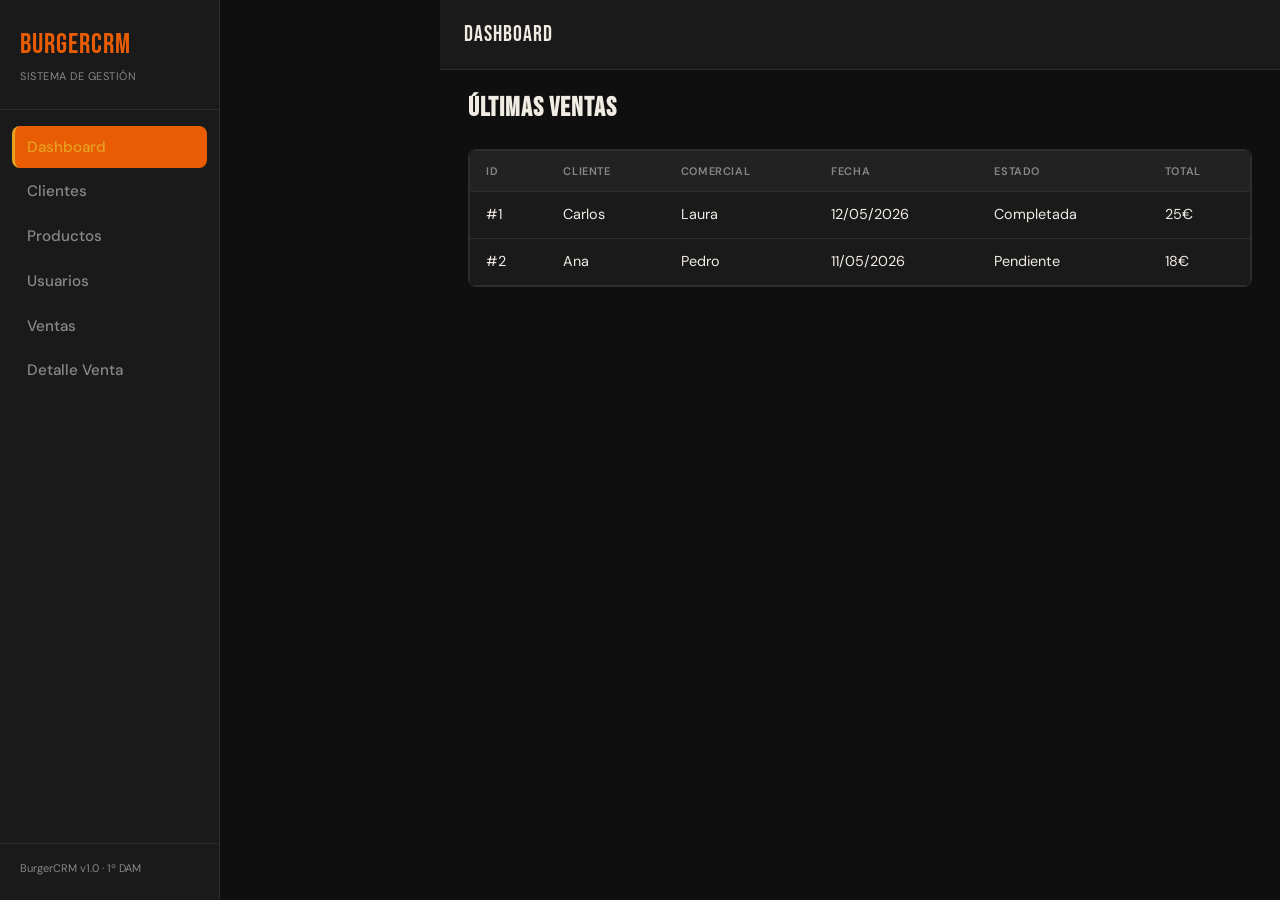
<file: index.html>
<!DOCTYPE html>
<html lang="es">

<head>
  <meta charset="UTF-8">
  <meta name="viewport" content="width=device-width, initial-scale=1.0">

  <title>BurgerCRM</title>

  <link rel="stylesheet" href="css/style.css">

  <!-- Google Fonts -->
  <link rel="preconnect" href="https://fonts.googleapis.com">

  <link href="https://fonts.googleapis.com/css2?family=Bebas+Neue&family=DM+Sans:wght@300;400;500;600&display=swap" rel="stylesheet">
</head>

<body>

  <div class="app">

    <!-- SIDEBAR -->
    <nav class="sidebar" id="sidebar">

      <div class="sidebar__logo">
        <div class="sidebar__logo-title">BurgerCRM</div>
        <div class="sidebar__logo-sub">Sistema de Gestión</div>
      </div>

      <div class="sidebar__nav">

        <a href="index.html" class="sidebar__nav-link">
          <div class="sidebar__nav-item sidebar__nav-item--active">
            <p>Dashboard</p>
          </div>
        </a>

        <a href="clientes.html" class="sidebar__nav-link">
          <div class="sidebar__nav-item">
            <p>Clientes</p>
          </div>
        </a>

        <a href="productos.html" class="sidebar__nav-link">
          <div class="sidebar__nav-item">
            <p>Productos</p>
          </div>
        </a>

        <a href="usuarios.html" class="sidebar__nav-link">
          <div class="sidebar__nav-item">
            <p>Usuarios</p>
          </div>
        </a>

        <a href="ventas.html" class="sidebar__nav-link">
          <div class="sidebar__nav-item">
            <p>Ventas</p>
          </div>
        </a>

        <a href="detalles.html" class="sidebar__nav-link">
          <div class="sidebar__nav-item">
            <p>Detalle Venta</p>
          </div>
        </a>

      </div>

      <div class="sidebar__footer">
        BurgerCRM v1.0 · 1º DAM
      </div>

    </nav>

    <!-- TOPBAR -->
    <header class="topbar">

      <div class="topbar__left">

        <button class="topbar__hamburger" onclick="toggleSidebar()">
          ☰
        </button>

        <span class="topbar__title">
          Dashboard
        </span>

      </div>

    </header>

    <!-- MAIN -->
    <main class="main">

      <!-- DASHBOARD -->
      <section class="page page--active">

        <h2 class="section-title">
          Últimas Ventas
        </h2>

        <div class="table-wrap">

          <table class="table">

            <thead>
              <tr>
                <th>ID</th>
                <th>Cliente</th>
                <th>Comercial</th>
                <th>Fecha</th>
                <th>Estado</th>
                <th>Total</th>
              </tr>
            </thead>

            <tbody>

              <tr>
                <td>#1</td>
                <td>Carlos</td>
                <td>Laura</td>
                <td>12/05/2026</td>
                <td>Completada</td>
                <td>25€</td>
              </tr>

              <tr>
                <td>#2</td>
                <td>Ana</td>
                <td>Pedro</td>
                <td>11/05/2026</td>
                <td>Pendiente</td>
                <td>18€</td>
              </tr>

            </tbody>

          </table>

        </div>

      </section>

    </main>

  </div>

  <script>
    const toggleSidebar = () => {
      document.getElementById("sidebar").classList.toggle("sidebar--open");
    };
  </script>

</body>

</html>
</file>
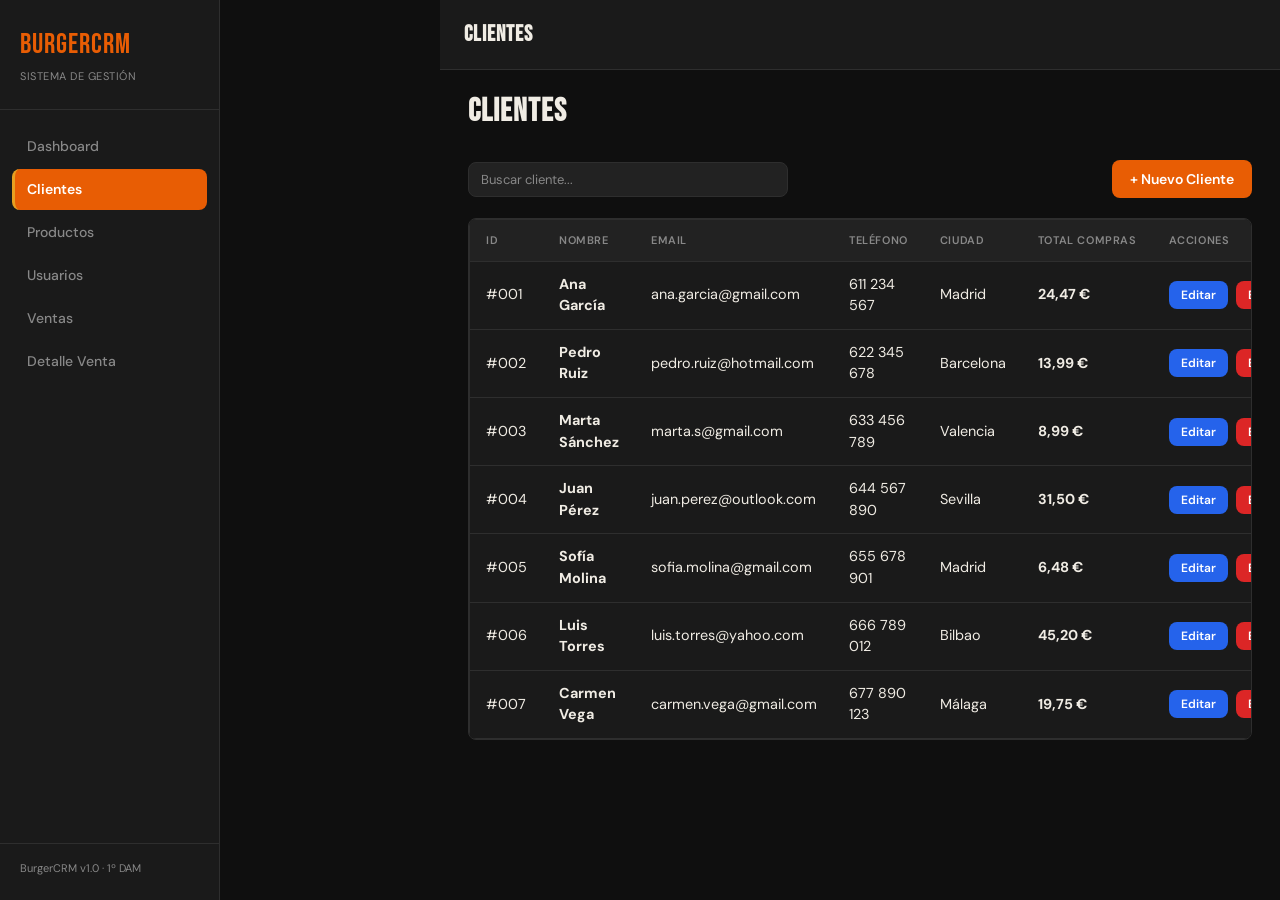
<file: clientes.html>
<!DOCTYPE html>
<html lang="es">

<head>
    <meta charset="UTF-8">
    <meta name="viewport" content="width=device-width, initial-scale=1.0">

    <title>Clientes | BurgerCRM</title>

    <link rel="stylesheet" href="css/style.css">

    <!-- Google Fonts -->
    <link rel="preconnect" href="https://fonts.googleapis.com">

    <link href="https://fonts.googleapis.com/css2?family=Bebas+Neue&family=DM+Sans:wght@300;400;500;600&display=swap"
        rel="stylesheet">
</head>

<body>

    <div class="app">

        <!-- SIDEBAR -->
        <nav class="sidebar" id="sidebar">

            <div class="sidebar__logo">
                <div class="sidebar__logo-title">
                    BurgerCRM
                </div>

                <div class="sidebar__logo-sub">
                    Sistema de Gestión
                </div>
            </div>

            <div class="sidebar__nav">

                <a href="dashboard.html" class="sidebar__nav-item">
                    Dashboard
                </a>

                <a href="clientes.html" class="sidebar__nav-item sidebar__nav-item--active">
                    Clientes
                </a>

                <a href="productos.html" class="sidebar__nav-item">
                    Productos
                </a>

                <a href="usuarios.html" class="sidebar__nav-item">
                    Usuarios
                </a>

                <a href="ventas.html" class="sidebar__nav-item">
                    Ventas
                </a>

                <a href="detalles.html" class="sidebar__nav-item">
                    Detalle Venta
                </a>

            </div>

            <div class="sidebar__footer">
                BurgerCRM v1.0 · 1º DAM
            </div>

        </nav>

        <!-- TOPBAR -->
        <header class="topbar">

            <div class="topbar__left">

                <button class="topbar__hamburger" onclick="toggleSidebar()">
                    ☰
                </button>

                <h1 class="topbar__title">
                    Clientes
                </h1>

            </div>

        </header>

        <!-- MAIN -->
        <main class="main">

            <section class="page page--active">

                <h1 class="page-title">
                    Clientes
                </h1>

                <!-- HEADER CRUD -->
                <div class="crud-header">

                    <div class="crud-header__search">
                        <input type="text" id="searchInput" class="input input--sm" placeholder="Buscar cliente...">
                    </div>

                    <button class="btn btn--primary" onclick="abrirModalNuevo()">
                        + Nuevo Cliente
                    </button>

                </div>

                <!-- TABLA -->
                <div class="table-wrap">

                    <table class="table">

                        <thead>
                            <tr>
                                <th>ID</th>
                                <th>Nombre</th>
                                <th>Email</th>
                                <th>Teléfono</th>
                                <th>Ciudad</th>
                                <th>Total Compras</th>
                                <th>Acciones</th>
                            </tr>
                        </thead>

                        <tbody id="tablaClientes">
                            <!-- Filas generadas por JS -->
                        </tbody>

                    </table>

                </div>

            </section>

        </main>

    </div>

    <!-- MODAL NUEVO / EDITAR CLIENTE -->
    <div class="modal-overlay" id="modalOverlay">

        <div class="modal">

            <div class="modal__header">
                <h2 class="modal__title" id="modalTitle">Nuevo Cliente</h2>
                <button class="modal__close" onclick="cerrarModal()">✕</button>
            </div>

            <div class="modal__body">

                <div class="form-group">
                    <label class="form-label">Nombre</label>
                    <input type="text" id="inputNombre" class="input" placeholder="Nombre completo">
                </div>

                <div class="form-group">
                    <label class="form-label">Email</label>
                    <input type="email" id="inputEmail" class="input" placeholder="correo@ejemplo.com">
                </div>

                <div class="form-group">
                    <label class="form-label">Teléfono</label>
                    <input type="tel" id="inputTelefono" class="input" placeholder="600 000 000">
                </div>

                <div class="form-group">
                    <label class="form-label">Ciudad</label>
                    <input type="text" id="inputCiudad" class="input" placeholder="Ciudad">
                </div>

                <div class="form-group">
                    <label class="form-label">Total Compras (€)</label>
                    <input type="number" id="inputTotal" class="input" placeholder="0.00" min="0" step="0.01">
                </div>

            </div>

            <div class="modal__footer">
                <button class="btn btn--secondary" onclick="cerrarModal()">Cancelar</button>
                <button class="btn btn--primary" onclick="guardarCliente()">Guardar</button>
            </div>

        </div>

    </div>

    <script src="js/cliente.js"></script>

</body>

</html>
</file>
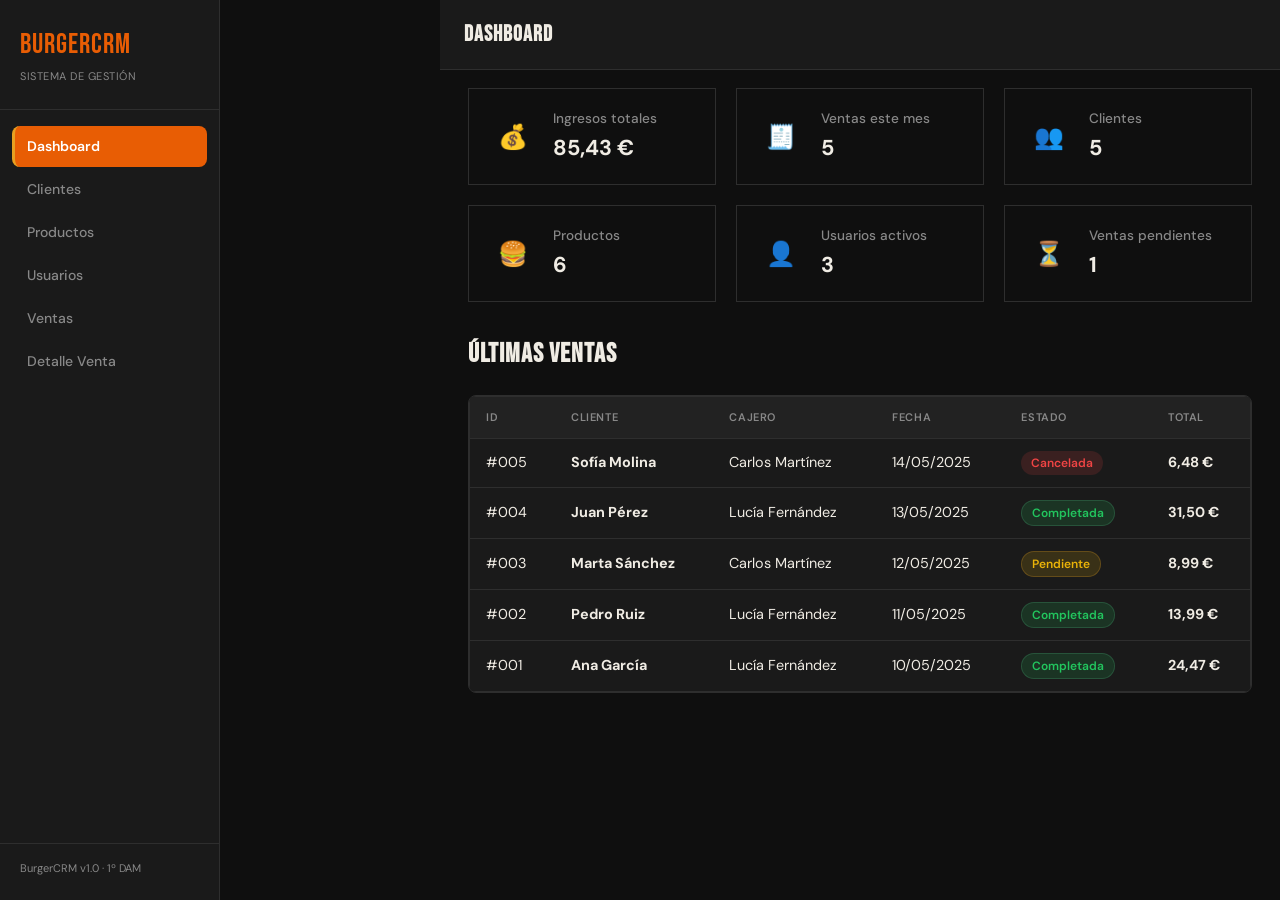
<file: dashboard.html>
<!DOCTYPE html>
<html lang="es">

<head>
  <meta charset="UTF-8">
  <meta name="viewport" content="width=device-width, initial-scale=1.0">

  <title>BurgerCRM</title>

  <link rel="stylesheet" href="css/style.css">

  <!-- Google Fonts -->
  <link rel="preconnect" href="https://fonts.googleapis.com">

  <link href="https://fonts.googleapis.com/css2?family=Bebas+Neue&family=DM+Sans:wght@300;400;500;600&display=swap" rel="stylesheet">
</head>

<body>

  <div class="app">

    <!-- SIDEBAR -->
    <nav class="sidebar" id="sidebar">

      <div class="sidebar__logo">
        <div class="sidebar__logo-title">BurgerCRM</div>
        <div class="sidebar__logo-sub">Sistema de Gestión</div>
      </div>

      <div class="sidebar__nav">

        <a href="dashboard.html" class="sidebar__nav-item sidebar__nav-item--active">
          Dashboard
        </a>

        <a href="clientes.html" class="sidebar__nav-item">
          Clientes
        </a>

        <a href="productos.html" class="sidebar__nav-item">
          Productos
        </a>

        <a href="usuarios.html" class="sidebar__nav-item">
          Usuarios
        </a>

        <a href="ventas.html" class="sidebar__nav-item">
          Ventas
        </a>

        <a href="detalles.html" class="sidebar__nav-item">
          Detalle Venta
        </a>

      </div>

      <div class="sidebar__footer">
        BurgerCRM v1.0 · 1º DAM
      </div>

    </nav>

    <!-- TOPBAR -->
    <header class="topbar">

      <div class="topbar__left">

        <button class="topbar__hamburger" onclick="toggleSidebar()">
          ☰
        </button>

        <h1 class="topbar__title">
          Dashboard
        </h1>

      </div>

    </header>

<!-- MAIN -->
  <main class="main">

    <div class="kpi-grid" id="kpiGrid"></div>

    <h2 class="section-title">Últimas Ventas</h2>

    <div class="table-wrap">
      <table class="table">
        <thead>
          <tr>
            <th>ID</th>
            <th>Cliente</th>
            <th>Cajero</th>
            <th>Fecha</th>
            <th>Estado</th>
            <th>Total</th>
          </tr>
        </thead>
        <tbody id="tbodyVentas"></tbody>
      </table>
    </div>

  </main>

</div>

<script src="js/dashboard.js"></script>
</body>
</html>
</file>
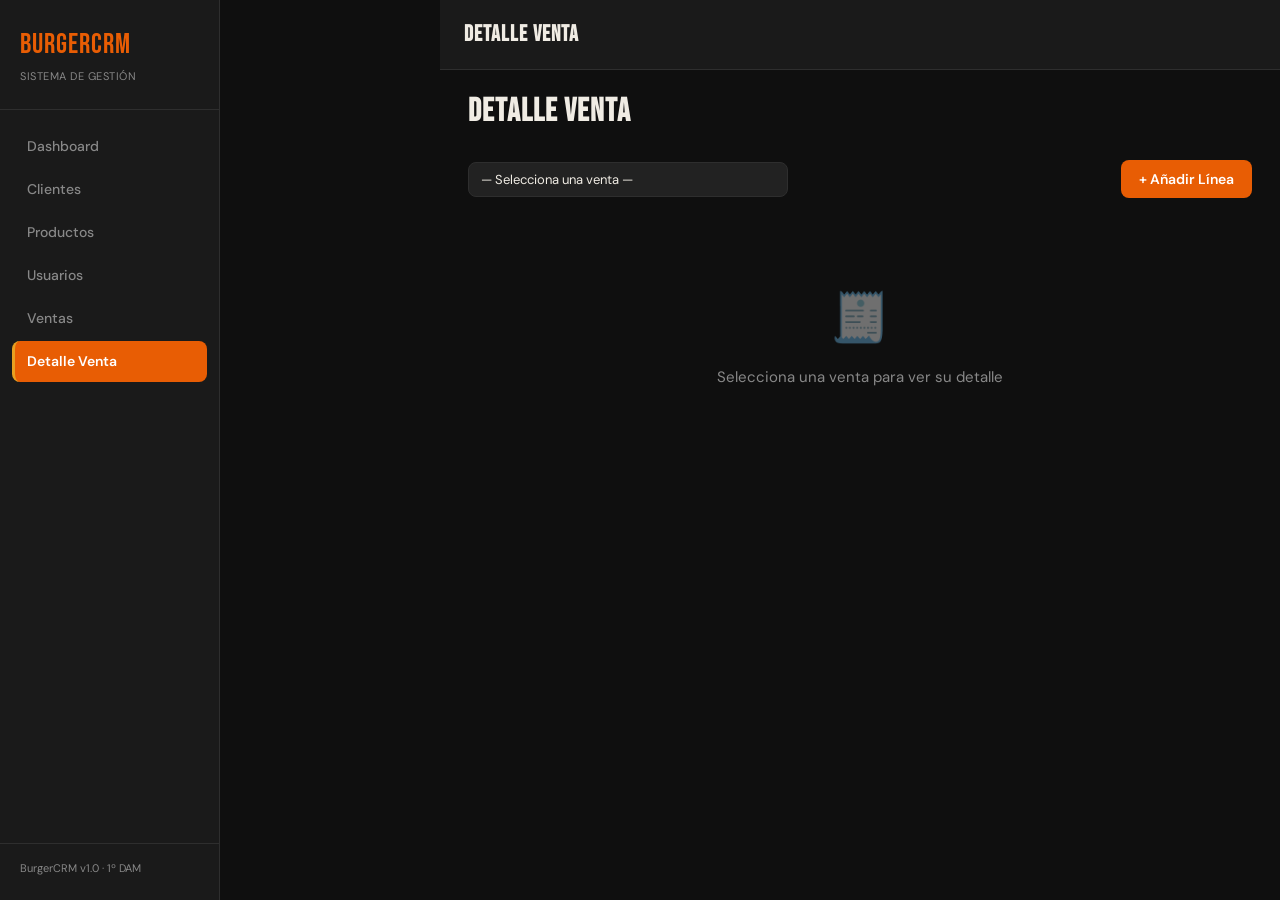
<file: detalles.html>
<!DOCTYPE html>
<html lang="es">

<head>
    <meta charset="UTF-8">
    <meta name="viewport" content="width=device-width, initial-scale=1.0">

    <title>Detalle Venta | BurgerCRM</title>

    <link rel="stylesheet" href="css/style.css">

    <!-- Google Fonts -->
    <link rel="preconnect" href="https://fonts.googleapis.com">

    <link href="https://fonts.googleapis.com/css2?family=Bebas+Neue&family=DM+Sans:wght@300;400;500;600&display=swap"
        rel="stylesheet">
</head>

<body>

    <div class="app">

        <!-- SIDEBAR -->
        <nav class="sidebar" id="sidebar">

            <div class="sidebar__logo">
                <div class="sidebar__logo-title">
                    BurgerCRM
                </div>

                <div class="sidebar__logo-sub">
                    Sistema de Gestión
                </div>
            </div>

            <div class="sidebar__nav">

                <a href="dashboard.html" class="sidebar__nav-item">
                    Dashboard
                </a>

                <a href="clientes.html" class="sidebar__nav-item">
                    Clientes
                </a>

                <a href="productos.html" class="sidebar__nav-item">
                    Productos
                </a>

                <a href="usuarios.html" class="sidebar__nav-item">
                    Usuarios
                </a>

                <a href="ventas.html" class="sidebar__nav-item">
                    Ventas
                </a>

                <a href="detalles.html" class="sidebar__nav-item sidebar__nav-item--active">
                    Detalle Venta
                </a>

            </div>

            <div class="sidebar__footer">
                BurgerCRM v1.0 · 1º DAM
            </div>

        </nav>

        <!-- TOPBAR -->
        <header class="topbar">

            <div class="topbar__left">

                <button class="topbar__hamburger" onclick="toggleSidebar()">
                    ☰
                </button>

                <h1 class="topbar__title">
                    Detalle Venta
                </h1>

            </div>

        </header>

        <!-- MAIN -->
        <main class="main">

            <section class="page page--active">

                <h1 class="page-title">
                    Detalle Venta
                </h1>

                <!-- SELECTOR DE VENTA -->
                <div class="crud-header">

                    <div class="crud-header__search">
                        <select id="selectVenta" class="input input--sm" onchange="cargarVenta()">
                            <option value="">— Selecciona una venta —</option>
                        </select>
                    </div>

                    <button class="btn btn--primary" onclick="abrirModalLinea()">
                        + Añadir Línea
                    </button>

                </div>

                <!-- INFO DE VENTA -->
                <div class="detalle-info" id="detalleInfo" style="display:none;">

                    <div class="info-card">
                        <span class="info-card__label">Cliente</span>
                        <span class="info-card__value" id="infoCliente">—</span>
                    </div>

                    <div class="info-card">
                        <span class="info-card__label">Cajero</span>
                        <span class="info-card__value" id="infoCajero">—</span>
                    </div>

                    <div class="info-card">
                        <span class="info-card__label">Fecha</span>
                        <span class="info-card__value" id="infoFecha">—</span>
                    </div>

                    <div class="info-card">
                        <span class="info-card__label">Estado</span>
                        <span class="info-card__value" id="infoEstado">—</span>
                    </div>

                </div>

                <!-- TABLA DE LÍNEAS -->
                <div class="table-wrap" id="tablaWrap" style="display:none;">

                    <table class="table">

                        <thead>
                            <tr>
                                <th>Línea</th>
                                <th>Producto</th>
                                <th>Categoría</th>
                                <th>Cantidad</th>
                                <th>Precio Unit.</th>
                                <th>Subtotal</th>
                                <th>Acciones</th>
                            </tr>
                        </thead>

                        <tbody id="tablaLineas">
                            <!-- Filas generadas por JS -->
                        </tbody>

                        <tfoot>
                            <tr class="table-total">
                                <td colspan="5" style="text-align:right; font-weight:600; padding: 12px 16px;">
                                    TOTAL
                                </td>
                                <td id="totalVenta" style="font-weight:700; font-size:16px; padding: 12px 16px;">
                                    0,00 €
                                </td>
                                <td></td>
                            </tr>
                        </tfoot>

                    </table>

                </div>

                <!-- MENSAJE VACÍO -->
                <div class="empty-state" id="emptyState">
                    <div class="empty-state__icon">🧾</div>
                    <p class="empty-state__text">Selecciona una venta para ver su detalle</p>
                </div>

            </section>

        </main>

    </div>

    <!-- MODAL AÑADIR / EDITAR LÍNEA -->
    <div class="modal-overlay" id="modalOverlay">

        <div class="modal">

            <div class="modal__header">
                <h2 class="modal__title" id="modalTitle">Añadir Línea</h2>
                <button class="modal__close" onclick="cerrarModal()">✕</button>
            </div>

            <div class="modal__body">

                <div class="form-group">
                    <label class="form-label">Producto</label>
                    <select id="inputProducto" class="input" onchange="autocompletarPrecio()">
                        <option value="">— Selecciona —</option>
                    </select>
                </div>

                <div class="form-group">
                    <label class="form-label">Cantidad</label>
                    <input type="number" id="inputCantidad" class="input" placeholder="1" min="1" step="1" oninput="calcularSubtotal()">
                </div>

                <div class="form-group">
                    <label class="form-label">Precio Unitario (€)</label>
                    <input type="number" id="inputPrecio" class="input" placeholder="0.00" min="0" step="0.01" oninput="calcularSubtotal()">
                </div>

                <div class="form-group">
                    <label class="form-label">Subtotal</label>
                    <input type="text" id="inputSubtotal" class="input" placeholder="0,00 €" readonly>
                </div>

            </div>

            <div class="modal__footer">
                <button class="btn btn--secondary" onclick="cerrarModal()">Cancelar</button>
                <button class="btn btn--primary" onclick="guardarLinea()">Guardar</button>
            </div>

        </div>

    </div>

    <script src="js/detalles.js"></script>

</body>

</html>
</file>
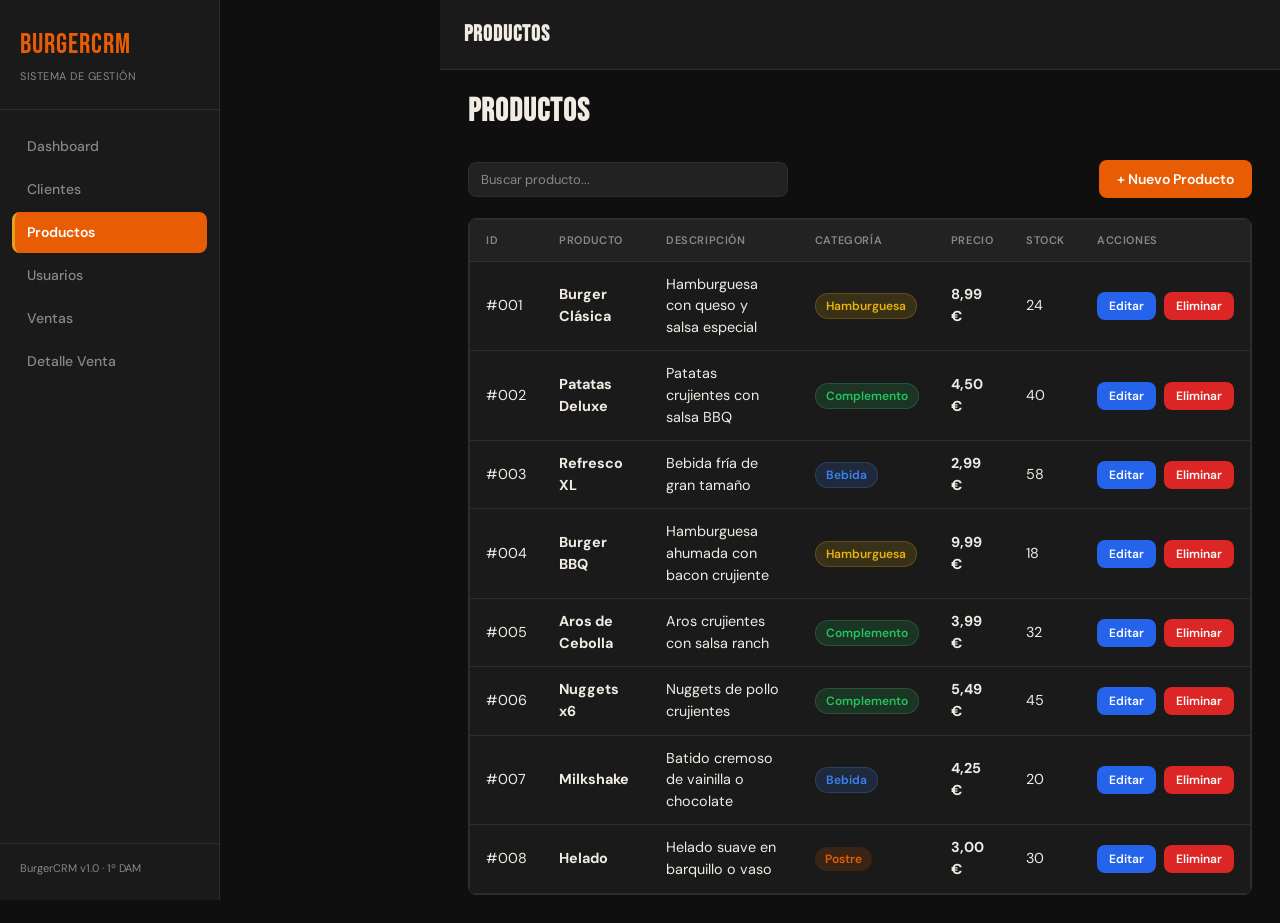
<file: productos.html>
<!DOCTYPE html>
<html lang="es">

<head>
    <meta charset="UTF-8">
    <meta name="viewport" content="width=device-width, initial-scale=1.0">

    <title>Productos | BurgerCRM</title>

    <link rel="stylesheet" href="css/style.css">

    <!-- Google Fonts -->
    <link rel="preconnect" href="https://fonts.googleapis.com">

    <link href="https://fonts.googleapis.com/css2?family=Bebas+Neue&family=DM+Sans:wght@300;400;500;600&display=swap"
        rel="stylesheet">
</head>

<body>

    <div class="app">

        <!-- SIDEBAR -->
        <nav class="sidebar" id="sidebar">

            <div class="sidebar__logo">
                <div class="sidebar__logo-title">
                    BurgerCRM
                </div>

                <div class="sidebar__logo-sub">
                    Sistema de Gestión
                </div>
            </div>

            <div class="sidebar__nav">

                <a href="dashboard.html" class="sidebar__nav-item">
                    Dashboard
                </a>

                <a href="clientes.html" class="sidebar__nav-item">
                    Clientes
                </a>

                <a href="productos.html" class="sidebar__nav-item sidebar__nav-item--active">
                    Productos
                </a>

                <a href="usuarios.html" class="sidebar__nav-item">
                    Usuarios
                </a>

                <a href="ventas.html" class="sidebar__nav-item">
                    Ventas
                </a>

                <a href="detalles.html" class="sidebar__nav-item">
                    Detalle Venta
                </a>

            </div>

            <div class="sidebar__footer">
                BurgerCRM v1.0 · 1º DAM
            </div>

        </nav>

        <!-- TOPBAR -->
        <header class="topbar">

            <div class="topbar__left">

                <button class="topbar__hamburger" onclick="toggleSidebar()">
                    ☰
                </button>

                <h1 class="topbar__title">
                    Productos
                </h1>

            </div>

        </header>

        <!-- MAIN -->
        <main class="main">

            <section class="page page--active">

                <h1 class="page-title">
                    Productos
                </h1>

                <!-- HEADER CRUD -->
                <div class="crud-header">

                    <div class="crud-header__search">
                        <input type="text" id="searchInput" class="input input--sm" placeholder="Buscar producto...">
                    </div>

                    <button class="btn btn--primary" onclick="abrirModalNuevo()">
                        + Nuevo Producto
                    </button>

                </div>

                <!-- TABLA -->
                <div class="table-wrap">

                    <table class="table">

                        <thead>
                            <tr>
                                <th>ID</th>
                                <th>Producto</th>
                                <th>Descripción</th>
                                <th>Categoría</th>
                                <th>Precio</th>
                                <th>Stock</th>
                                <th>Acciones</th>
                            </tr>
                        </thead>

                        <tbody id="tablaProductos">
                            <!-- Filas generadas por JS -->
                        </tbody>

                    </table>

                </div>

            </section>

        </main>

    </div>

    <!-- MODAL NUEVO / EDITAR PRODUCTO -->
    <div class="modal-overlay" id="modalOverlay">

        <div class="modal">

            <div class="modal__header">
                <h2 class="modal__title" id="modalTitle">Nuevo Producto</h2>
                <button class="modal__close" onclick="cerrarModal()">✕</button>
            </div>

            <div class="modal__body">

                <div class="form-group">
                    <label class="form-label">Nombre</label>
                    <input type="text" id="inputNombre" class="input" placeholder="Nombre del producto">
                </div>

                <div class="form-group">
                    <label class="form-label">Descripción</label>
                    <input type="text" id="inputDescripcion" class="input" placeholder="Descripción breve">
                </div>

                <div class="form-group">
                    <label class="form-label">Categoría</label>
                    <select id="inputCategoria" class="input">
                        <option value="Hamburguesa">Hamburguesa</option>
                        <option value="Complemento">Complemento</option>
                        <option value="Bebida">Bebida</option>
                        <option value="Postre">Postre</option>
                    </select>
                </div>

                <div class="form-group">
                    <label class="form-label">Precio (€)</label>
                    <input type="number" id="inputPrecio" class="input" placeholder="0.00" min="0" step="0.01">
                </div>

                <div class="form-group">
                    <label class="form-label">Stock</label>
                    <input type="number" id="inputStock" class="input" placeholder="0" min="0" step="1">
                </div>

            </div>

            <div class="modal__footer">
                <button class="btn btn--secondary" onclick="cerrarModal()">Cancelar</button>
                <button class="btn btn--primary" onclick="guardarProducto()">Guardar</button>
            </div>

        </div>

    </div>

    <script src="js/productos.js"></script>

</body>

</html>
</file>
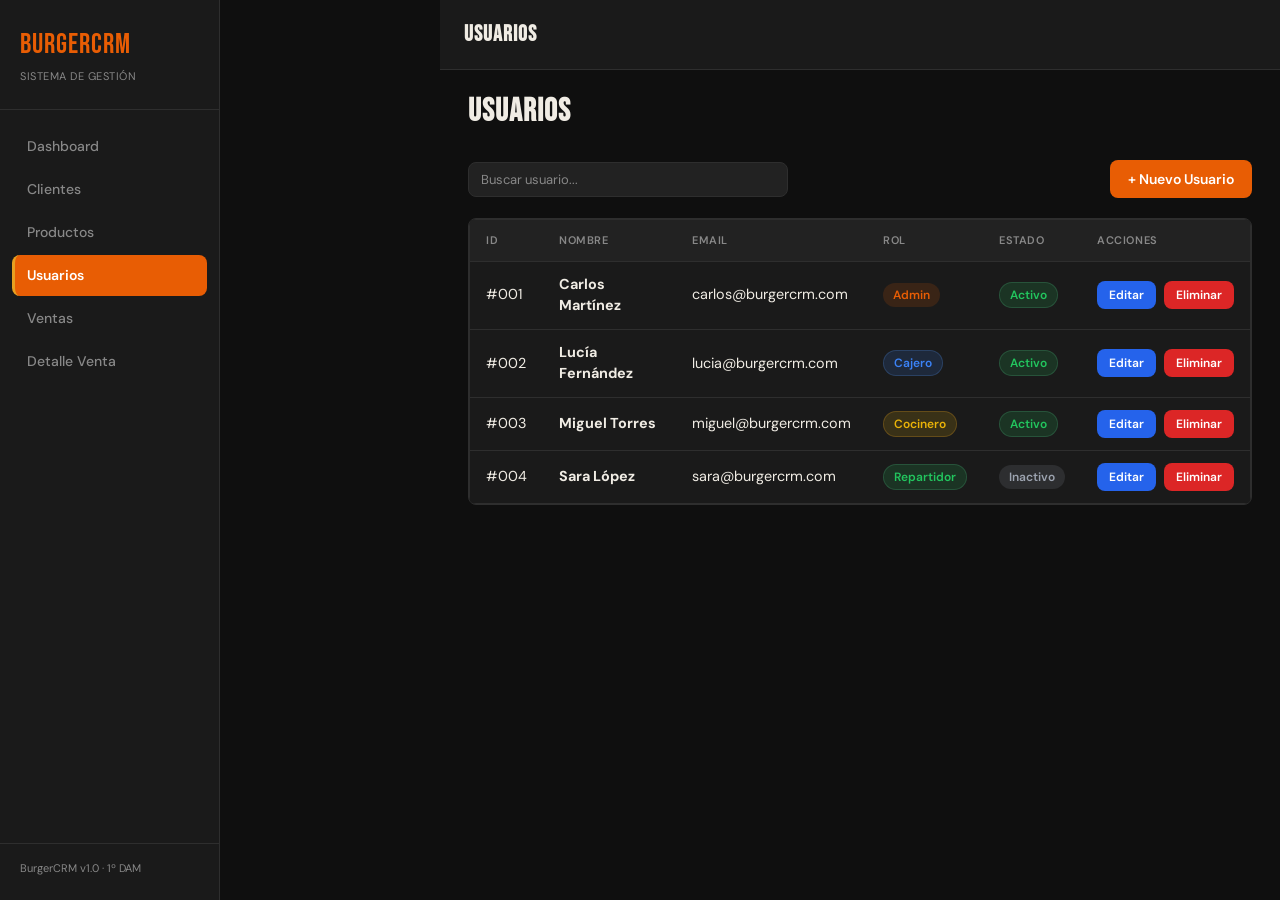
<file: usuarios.html>
<!DOCTYPE html>
<html lang="es">

<head>
    <meta charset="UTF-8">
    <meta name="viewport" content="width=device-width, initial-scale=1.0">

    <title>Usuarios | BurgerCRM</title>

    <link rel="stylesheet" href="css/style.css">

    <!-- Google Fonts -->
    <link rel="preconnect" href="https://fonts.googleapis.com">

    <link href="https://fonts.googleapis.com/css2?family=Bebas+Neue&family=DM+Sans:wght@300;400;500;600&display=swap"
        rel="stylesheet">
</head>

<body>

    <div class="app">

        <!-- SIDEBAR -->
        <nav class="sidebar" id="sidebar">

            <div class="sidebar__logo">
                <div class="sidebar__logo-title">
                    BurgerCRM
                </div>

                <div class="sidebar__logo-sub">
                    Sistema de Gestión
                </div>
            </div>

            <div class="sidebar__nav">

                <a href="dashboard.html" class="sidebar__nav-item">
                    Dashboard
                </a>

                <a href="clientes.html" class="sidebar__nav-item">
                    Clientes
                </a>

                <a href="productos.html" class="sidebar__nav-item">
                    Productos
                </a>

                <a href="usuarios.html" class="sidebar__nav-item sidebar__nav-item--active">
                    Usuarios
                </a>

                <a href="ventas.html" class="sidebar__nav-item">
                    Ventas
                </a>

                <a href="detalles.html" class="sidebar__nav-item">
                    Detalle Venta
                </a>

            </div>

            <div class="sidebar__footer">
                BurgerCRM v1.0 · 1º DAM
            </div>

        </nav>

        <!-- TOPBAR -->
        <header class="topbar">

            <div class="topbar__left">

                <button class="topbar__hamburger" onclick="toggleSidebar()">
                    ☰
                </button>

                <h1 class="topbar__title">
                    Usuarios
                </h1>

            </div>

        </header>

        <!-- MAIN -->
        <main class="main">

            <section class="page page--active">

                <h1 class="page-title">
                    Usuarios
                </h1>

                <!-- HEADER CRUD -->
                <div class="crud-header">

                    <div class="crud-header__search">

                        <input type="text" id="searchInput" class="input input--sm" placeholder="Buscar usuario...">

                    </div>

                    <button class="btn btn--primary" onclick="abrirModalNuevo()">
                        + Nuevo Usuario
                    </button>

                </div>

                <!-- TABLA -->
                <div class="table-wrap">

                    <table class="table">

                        <thead>

                            <tr>
                                <th>ID</th>
                                <th>Nombre</th>
                                <th>Email</th>
                                <th>Rol</th>
                                <th>Estado</th>
                                <th>Acciones</th>
                            </tr>

                        </thead>

                        <tbody id="tablaUsuarios">

                            <!-- Filas generadas por JS -->

                        </tbody>

                    </table>

                </div>

            </section>

        </main>

    </div>

    <!-- MODAL NUEVO / EDITAR USUARIO -->
    <div class="modal-overlay" id="modalOverlay">

        <div class="modal">

            <div class="modal__header">
                <h2 class="modal__title" id="modalTitle">Nuevo Usuario</h2>
                <button class="modal__close" onclick="cerrarModal()">✕</button>
            </div>

            <div class="modal__body">

                <div class="form-group">
                    <label class="form-label">Nombre</label>
                    <input type="text" id="inputNombre" class="input" placeholder="Nombre completo">
                </div>

                <div class="form-group">
                    <label class="form-label">Email</label>
                    <input type="email" id="inputEmail" class="input" placeholder="correo@ejemplo.com">
                </div>

                <div class="form-group">
                    <label class="form-label">Rol</label>
                    <select id="inputRol" class="input">
                        <option value="Admin">Admin</option>
                        <option value="Cajero">Cajero</option>
                        <option value="Cocinero">Cocinero</option>
                        <option value="Repartidor">Repartidor</option>
                    </select>
                </div>

                <div class="form-group">
                    <label class="form-label">Estado</label>
                    <select id="inputEstado" class="input">
                        <option value="Activo">Activo</option>
                        <option value="Inactivo">Inactivo</option>
                    </select>
                </div>

            </div>

            <div class="modal__footer">
                <button class="btn btn--secondary" onclick="cerrarModal()">Cancelar</button>
                <button class="btn btn--primary" onclick="guardarUsuario()">Guardar</button>
            </div>

        </div>

    </div>

    <script src="js/usuarios.js"></script>

</body>

</html>
</file>
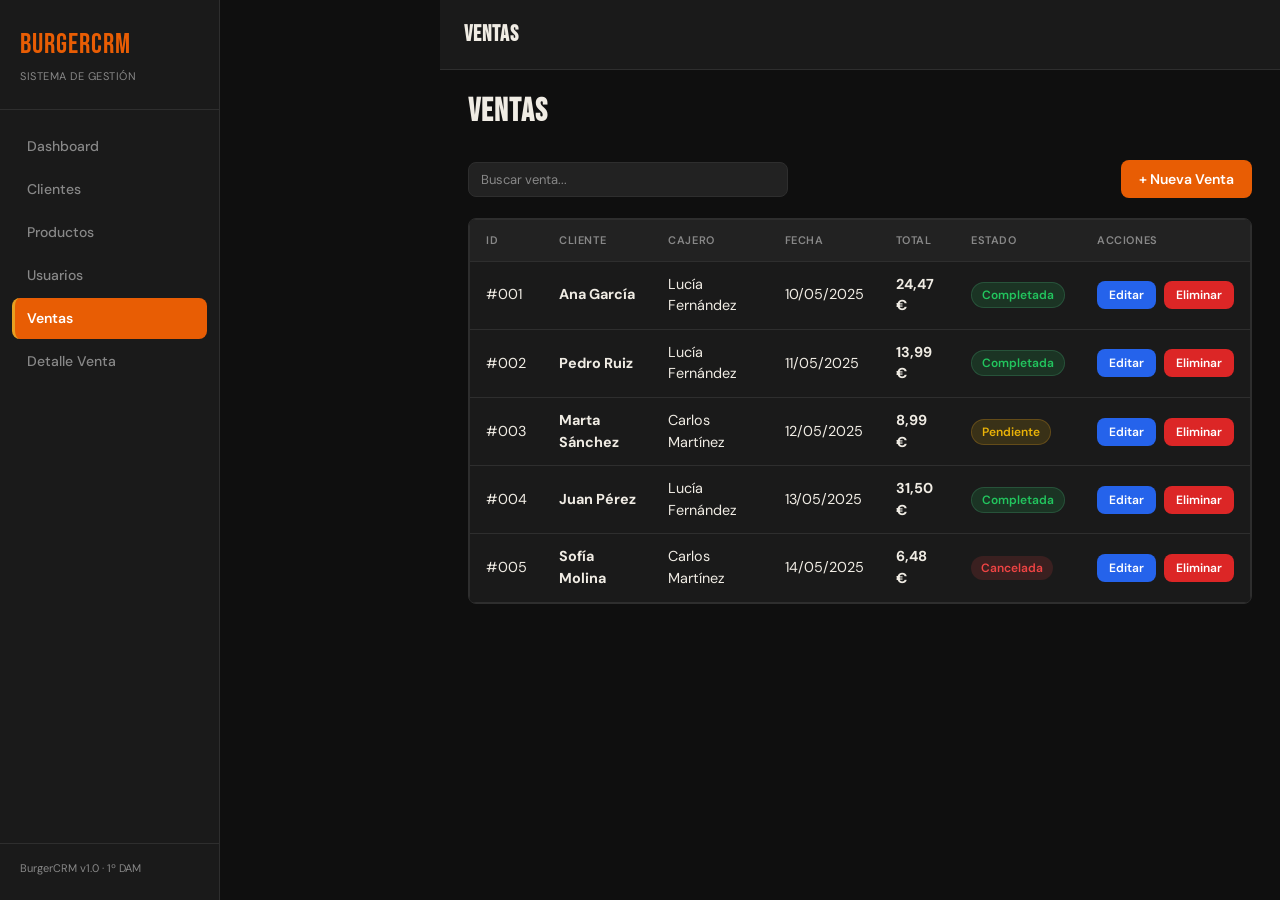
<file: ventas.html>
<!DOCTYPE html>
<html lang="es">

<head>
    <meta charset="UTF-8">
    <meta name="viewport" content="width=device-width, initial-scale=1.0">

    <title>Ventas | BurgerCRM</title>

    <link rel="stylesheet" href="css/style.css">

    <!-- Google Fonts -->
    <link rel="preconnect" href="https://fonts.googleapis.com">

    <link href="https://fonts.googleapis.com/css2?family=Bebas+Neue&family=DM+Sans:wght@300;400;500;600&display=swap"
        rel="stylesheet">
</head>

<body>

    <div class="app">

        <!-- SIDEBAR -->
        <nav class="sidebar" id="sidebar">

            <div class="sidebar__logo">
                <div class="sidebar__logo-title">
                    BurgerCRM
                </div>

                <div class="sidebar__logo-sub">
                    Sistema de Gestión
                </div>
            </div>

            <div class="sidebar__nav">

                <a href="dashboard.html" class="sidebar__nav-item">
                    Dashboard
                </a>

                <a href="clientes.html" class="sidebar__nav-item">
                    Clientes
                </a>

                <a href="productos.html" class="sidebar__nav-item">
                    Productos
                </a>

                <a href="usuarios.html" class="sidebar__nav-item">
                    Usuarios
                </a>

                <a href="ventas.html" class="sidebar__nav-item sidebar__nav-item--active">
                    Ventas
                </a>

                <a href="detalles.html" class="sidebar__nav-item">
                    Detalle Venta
                </a>

            </div>

            <div class="sidebar__footer">
                BurgerCRM v1.0 · 1º DAM
            </div>

        </nav>

        <!-- TOPBAR -->
        <header class="topbar">

            <div class="topbar__left">

                <button class="topbar__hamburger" onclick="toggleSidebar()">
                    ☰
                </button>

                <h1 class="topbar__title">
                    Ventas
                </h1>

            </div>

        </header>

        <!-- MAIN -->
        <main class="main">

            <section class="page page--active">

                <h1 class="page-title">
                    Ventas
                </h1>

                <!-- HEADER CRUD -->
                <div class="crud-header">

                    <div class="crud-header__search">
                        <input type="text" id="searchInput" class="input input--sm" placeholder="Buscar venta...">
                    </div>

                    <button class="btn btn--primary" onclick="abrirModalNuevo()">
                        + Nueva Venta
                    </button>

                </div>

                <!-- TABLA -->
                <div class="table-wrap">

                    <table class="table">

                        <thead>
                            <tr>
                                <th>ID</th>
                                <th>Cliente</th>
                                <th>Cajero</th>
                                <th>Fecha</th>
                                <th>Total</th>
                                <th>Estado</th>
                                <th>Acciones</th>
                            </tr>
                        </thead>

                        <tbody id="tablaVentas">
                            <!-- Filas generadas por JS -->
                        </tbody>

                    </table>

                </div>

            </section>

        </main>

    </div>

    <!-- MODAL NUEVA / EDITAR VENTA -->
    <div class="modal-overlay" id="modalOverlay">

        <div class="modal">

            <div class="modal__header">
                <h2 class="modal__title" id="modalTitle">Nueva Venta</h2>
                <button class="modal__close" onclick="cerrarModal()">✕</button>
            </div>

            <div class="modal__body">

                <div class="form-group">
                    <label class="form-label">Cliente</label>
                    <input type="text" id="inputCliente" class="input" placeholder="Nombre del cliente">
                </div>

                <div class="form-group">
                    <label class="form-label">Cajero</label>
                    <input type="text" id="inputCajero" class="input" placeholder="Nombre del cajero">
                </div>

                <div class="form-group">
                    <label class="form-label">Fecha</label>
                    <input type="date" id="inputFecha" class="input">
                </div>

                <div class="form-group">
                    <label class="form-label">Total (€)</label>
                    <input type="number" id="inputTotal" class="input" placeholder="0.00" min="0" step="0.01">
                </div>

                <div class="form-group">
                    <label class="form-label">Estado</label>
                    <select id="inputEstado" class="input">
                        <option value="Completada">Completada</option>
                        <option value="Pendiente">Pendiente</option>
                        <option value="Cancelada">Cancelada</option>
                    </select>
                </div>

            </div>

            <div class="modal__footer">
                <button class="btn btn--secondary" onclick="cerrarModal()">Cancelar</button>
                <button class="btn btn--primary" onclick="guardarVenta()">Guardar</button>
            </div>

        </div>

    </div>

    <script src="js/ventas.js"></script>

</body>

</html>
</file>
<file: css/style.css>
/* =========================
   VARIABLES
========================= */
:root {
  --color-bg: #0f0e0c;
  --color-surface: #1a1814;
  --color-surface-2: #242118;
  --color-border: #2e2b24;

  --color-accent: #e8a020;

  --color-text: #f0ebe0;
  --color-text-muted: #7a7260;

  --font-display: 'Bebas Neue', sans-serif;
  --font-body: 'DM Sans', sans-serif;

  --radius: 8px;
  --transition: 0.2s ease;
}

/* =========================
   RESET
========================= */
* {
  margin: 0;
  padding: 0;
  box-sizing: border-box;
}

body {
  background: var(--color-bg);
  color: var(--color-text);

  font-family: var(--font-body);

  overflow-x: hidden;
}
/* =========================================
   SIDEBAR
========================================= */

.sidebar {
  width: 240px;
  height: 100vh;
  background: var(--color-surface);
  border-right: 1px solid var(--color-border);

  position: fixed;
  top: 0;
  left: 0;

  display: flex;
  flex-direction: column;
  justify-content: space-between;

  z-index: 100;
  transition: transform var(--transition);
}

.sidebar__logo {
  padding: 28px 24px 20px;
  border-bottom: 1px solid var(--color-border);
}

.sidebar__logo-title {
  font-family: var(--font-display);
  font-size: 2rem;
  color: var(--color-accent);
  letter-spacing: 2px;
}

.sidebar__logo-sub {
  font-size: 0.7rem;
  color: var(--color-text-muted);
  letter-spacing: 2px;
  text-transform: uppercase;
}

.sidebar__nav {
  display: flex;
  flex-direction: column;
  padding: 20px 0;
}

.sidebar__nav-item {
  padding: 14px 24px;

  color: var(--color-text-muted);
  text-decoration: none;

  font-size: 0.95rem;
  font-weight: 500;

  border-left: 3px solid transparent;

  transition:
    background var(--transition),
    color var(--transition),
    border-color var(--transition);
}

.sidebar__nav-item:hover {
  background: var(--color-surface-2);
  color: var(--color-accent);
  border-left-color: var(--color-accent);
}

.sidebar__nav-item--active {
  background: rgba(232,160,32,0.1);
  color: var(--color-accent);
  border-left-color: var(--color-accent);
}

.sidebar__footer {
  padding: 20px 24px;
  border-top: 1px solid var(--color-border);

  font-size: 0.75rem;
  color: var(--color-text-dim);
}

/* =========================================
   RESPONSIVE MENU
========================================= */

.topbar__hamburger {
  display: none;
}

@media (max-width: 900px) {

  .sidebar {
    transform: translateX(-100%);
  }

  .sidebar--open {
    transform: translateX(0);
  }

  .topbar__hamburger {
    display: block;

    background: none;
    border: none;

    color: var(--color-text);

    font-size: 1.5rem;
    cursor: pointer;
  }

}
/* =========================
   APP
========================= */
.app {
  display: flex;
  min-height: 100vh;
}

/* =========================
   SIDEBAR
========================= */
.sidebar {
  width: 240px;
  height: 100vh;

  background: var(--color-surface);

  border-right: 1px solid var(--color-border);

  position: fixed;
  top: 0;
  left: 0;

  display: flex;
  flex-direction: column;

  transition: transform var(--transition);

  z-index: 1000;
}

/* LOGO */
.sidebar__logo {
  padding: 30px 24px 20px;

  border-bottom: 1px solid var(--color-border);
}

.sidebar__logo-title {
  font-family: var(--font-display);

  font-size: 2rem;

  color: var(--color-accent);

  letter-spacing: 2px;
}

.sidebar__logo-sub {
  color: var(--color-text-muted);

  font-size: 0.7rem;

  text-transform: uppercase;

  letter-spacing: 2px;
}

/* NAV */
.sidebar__nav {
  flex: 1;

  padding-top: 20px;
}

.sidebar__nav-link {
  text-decoration: none;

  display: block;
}

.sidebar__nav-item {
  padding: 14px 24px;

  border-left: 3px solid transparent;

  transition: var(--transition);

  cursor: pointer;
}

.sidebar__nav-item p {
  color: var(--color-text-muted);

  font-size: 0.95rem;

  font-weight: 500;
}

/* HOVER */
.sidebar__nav-link:hover .sidebar__nav-item {
  background: var(--color-surface-2);
}

.sidebar__nav-link:hover p {
  color: var(--color-text);
}

/* ACTIVO */
.sidebar__nav-item--active {
  background: rgba(232,160,32,0.1);

  border-left-color: var(--color-accent);
}

.sidebar__nav-item--active p {
  color: var(--color-accent);
}

/* FOOTER */
.sidebar__footer {
  padding: 20px;

  border-top: 1px solid var(--color-border);

  color: var(--color-text-muted);

  font-size: 0.75rem;
}

/*index*/

/* =========================
   TOPBAR
========================= */
.topbar {
  position: fixed;

  top: 0;
  left: 240px;
  right: 0;

  height: 70px;

  background: var(--color-surface);

  border-bottom: 1px solid var(--color-border);

  display: flex;
  align-items: center;

  padding: 0 25px;

  z-index: 900;
}

.topbar__left {
  display: flex;
  align-items: center;
  gap: 15px;
}

.topbar__title {
  font-family: var(--font-display);

  font-size: 1.5rem;

  letter-spacing: 1px;
}

/* BOTON MENU */
.topbar__hamburger {
  display: none;

  background: none;
  border: none;

  color: white;

  font-size: 1.7rem;

  cursor: pointer;
}

/* ==========================================================================
   MAIN CONTENT & PAGES
   ========================================================================== */
.main {
  padding: 2rem;
  flex: 1;
  overflow-y: auto;
}

.page {
  display: none;
}

.page--active {
  display: block;
}

.section-title {
  font-size: 1.25rem;
  font-weight: 600;
  margin-bottom: 1.25rem;
  color: var(--color-text-main);
}

.card-section {
  background-color: var(--color-bg-card);
  border-radius: var(--radius-lg);
  padding: 1.5rem;
  box-shadow: var(--shadow-sm);
  border: 1px solid var(--color-border);
}

/* ==========================================================================
   KPI GRID SYSTEM (CAMBIADO A HORIZONTAL A LO LARGO DE LA PÁGINA)
   ========================================================================== */
.kpi-grid {
  display: grid;
  /* El auto-fit distribuye horizontalmente según el espacio disponible en pantalla */
  grid-template-columns: repeat(auto-fit, minmax(200px, 1fr));
  gap: 1.25rem;
  margin-bottom: 2rem;
  width: 100%;
}

.kpi-card {
  background-color: var(--color-bg-card);
  border-radius: var(--radius-lg);
  padding: 1.25rem;
  display: flex;
  align-items: center;
  gap: 1rem;
  box-shadow: var(--shadow-sm);
  border: 1px solid var(--color-border);
  transition: var(--transition);
}

.kpi-card:hover {
  transform: translateY(-3px);
  box-shadow: var(--shadow-md);
}

.kpi-card__icon {
  width: 48px;
  height: 48px;
  border-radius: var(--radius-md);
  background-color: var(--color-bg-main);
  display: flex;
  align-items: center;
  justify-content: center;
  font-size: 1.5rem;
}

.kpi-card__info {
  display: flex;
  flex-direction: column;
}

.kpi-card__label {
  font-size: 0.85rem;
  color: var(--color-text-muted);
  font-weight: 500;
}

.kpi-card__valor {
  font-size: 1.35rem;
  font-weight: 700;
  color: var(--color-text-main);
  margin-top: 0.15rem;
}

/* =========================
   TITULOS
========================= */
.section-title {
  font-family: var(--font-display);

  font-size: 1.7rem;

  margin-bottom: 20px;

  letter-spacing: 1px;
}

/* =========================
   TABLAS
========================= */
.table-wrap {
  overflow-x: auto;

  border: 1px solid var(--color-border);

  border-radius: var(--radius);
}

.table {
  width: 100%;

  border-collapse: collapse;

  min-width: 700px;
}

.table th {
  background: var(--color-surface-2);

  padding: 14px;

  text-align: left;

  color: var(--color-text-muted);

  text-transform: uppercase;

  font-size: 0.75rem;
}

.table td {
  padding: 14px;

  border-top: 1px solid var(--color-border);
}

/* =========================
   RESPONSIVE
========================= */

/* TABLET */
@media (max-width: 900px) {

  .sidebar {
    transform: translateX(-100%);
  }

  .sidebar--open {
    transform: translateX(0);
  }

  .topbar {
    left: 0;
  }

  .main {
    margin-left: 0;
  }

  .topbar__hamburger {
    display: block;
  }
}

/* MOVIL */
@media (max-width: 600px) {

  .main {
    padding: 20px 15px;
  }

  .topbar {
    padding: 0 15px;
  }

  .topbar__title {
    font-size: 1.2rem;
  }

  .sidebar {
    width: 220px;
  }

  .table {
    min-width: 600px;
  }
}

/*clientes*/

/* =========================================
   CLIENTES PAGE
========================================= */

.page-title {
  font-family: var(--font-display);
  font-size: 2rem;
  letter-spacing: 1px;
  margin-bottom: 20px;
  color: var(--color-accent);
}

.clientes-top {
  display: flex;
  justify-content: space-between;
  align-items: center;
  gap: 16px;
  margin-bottom: 24px;
  flex-wrap: wrap;
}

.search-box {
  flex: 1;
  min-width: 220px;
}

.search-box input {
  width: 100%;
}

.table-wrap {
  width: 100%;
  overflow-x: auto;
}

.table {
  width: 100%;
  border-collapse: collapse;
  background: var(--color-surface);
  border: 1px solid var(--color-border);
}

.table thead {
  background: var(--color-surface-2);
}

.table th {
  padding: 14px;
  text-align: left;
  font-size: 0.75rem;
  text-transform: uppercase;
  letter-spacing: 1px;
  color: var(--color-text-muted);
  border-bottom: 1px solid var(--color-border);
}

.table td {
  padding: 14px;
  border-bottom: 1px solid var(--color-border);
  font-size: 0.9rem;
}

.table tbody tr {
  transition: background var(--transition);
}

.table tbody tr:hover {
  background: rgba(255,255,255,0.03);
}

.table__actions {
  display: flex;
  gap: 8px;
}

.btn--edit {
  background: rgba(232,160,32,0.15);
  border: 1px solid rgba(232,160,32,0.25);
  color: var(--color-accent);
}

.btn--edit:hover {
  background: rgba(232,160,32,0.25);
}

.btn--delete {
  background: rgba(217,79,56,0.12);
  border: 1px solid rgba(217,79,56,0.25);
  color: var(--color-red);
}

.btn--delete:hover {
  background: rgba(217,79,56,0.22);
}

/* =========================================
   RESPONSIVE CLIENTES
========================================= */

@media (max-width: 768px) {

  .clientes-top {
    flex-direction: column;
    align-items: stretch;
  }

  .table {
    min-width: 700px;
  }

}

@media (max-width: 480px) {

  .page-title {
    font-size: 1.6rem;
  }

  .btn {
    width: 100%;
    justify-content: center;
  }

}

/* productos */

.badge--yellow {
  background: rgba(232,160,32,0.15);
  border: 1px solid rgba(232,160,32,0.25);
  color: var(--color-accent);
}

.badge--green {
  background: rgba(76,175,125,0.15);
  border: 1px solid rgba(76,175,125,0.25);
  color: var(--color-green);
}

.badge--blue {
  background: rgba(80,140,220,0.15);
  border: 1px solid rgba(80,140,220,0.25);
  color: #5a9fe0;
}

/* =========================================
   RESPONSIVE PRODUCTOS
========================================= */

@media (max-width: 768px) {

  .table {
    min-width: 850px;
  }

}

/* usuarios */

/* ===========================
   VARIABLES & RESET
=========================== */
:root {
    --color-bg: #0f0f0f;
    --color-surface: #1a1a1a;
    --color-surface-2: #222222;
    --color-border: #2e2e2e;
    --color-primary: #e85d04;
    --color-primary-hover: #f48c06;
    --color-text: #f0ece4;
    --color-text-muted: #888;
    --color-edit: #2563eb;
    --color-edit-hover: #3b82f6;
    --color-delete: #dc2626;
    --color-delete-hover: #ef4444;
    --sidebar-width: 220px;
    --topbar-height: 60px;
    --radius: 8px;
    --font-display: 'Bebas Neue', sans-serif;
    --font-body: 'DM Sans', sans-serif;
}

*, *::before, *::after {
    box-sizing: border-box;
    margin: 0;
    padding: 0;
}

body {
    font-family: var(--font-body);
    background-color: var(--color-bg);
    color: var(--color-text);
    font-size: 14px;
    line-height: 1.5;
}

a {
    text-decoration: none;
    color: inherit;
}

/* ===========================
   LAYOUT
=========================== */
.app {
    display: grid;
    grid-template-columns: var(--sidebar-width) 1fr;
    grid-template-rows: var(--topbar-height) 1fr;
    grid-template-areas:
        "sidebar topbar"
        "sidebar main";
    min-height: 100vh;
}

/* ===========================
   SIDEBAR
=========================== */
.sidebar {
    grid-area: sidebar;
    background-color: var(--color-surface);
    border-right: 1px solid var(--color-border);
    display: flex;
    flex-direction: column;
    padding: 24px 0;
    position: fixed;
    top: 0;
    left: 0;
    width: var(--sidebar-width);
    height: 100vh;
    z-index: 100;
    transition: transform 0.3s ease;
}

.sidebar__logo {
    padding: 0 20px 24px;
    border-bottom: 1px solid var(--color-border);
    margin-bottom: 16px;
}

.sidebar__logo-title {
    font-family: var(--font-display);
    font-size: 28px;
    letter-spacing: 1px;
    color: var(--color-primary);
}

.sidebar__logo-sub {
    font-size: 11px;
    color: var(--color-text-muted);
    margin-top: 2px;
    text-transform: uppercase;
    letter-spacing: 0.5px;
}

.sidebar__nav {
    flex: 1;
    display: flex;
    flex-direction: column;
    gap: 2px;
    padding: 0 12px;
}

.sidebar__nav-item {
    padding: 10px 12px;
    border-radius: var(--radius);
    color: var(--color-text-muted);
    font-weight: 500;
    font-size: 14px;
    transition: background 0.2s, color 0.2s;
}

.sidebar__nav-item:hover {
    background-color: var(--color-surface-2);
    color: var(--color-text);
}

.sidebar__nav-item--active {
    background-color: var(--color-primary);
    color: #fff;
    font-weight: 600;
}

.sidebar__nav-item--active:hover {
    background-color: var(--color-primary-hover);
    color: #fff;
}

.sidebar__footer {
    padding: 16px 20px 0;
    font-size: 11px;
    color: var(--color-text-muted);
    border-top: 1px solid var(--color-border);
}

/* ===========================
   TOPBAR
=========================== */
.topbar {
    grid-area: topbar;
    background-color: var(--color-surface);
    border-bottom: 1px solid var(--color-border);
    display: flex;
    align-items: center;
    padding: 0 24px;
    position: sticky;
    top: 0;
    z-index: 50;
    margin-left: var(--sidebar-width);
}

.topbar__left {
    display: flex;
    align-items: center;
    gap: 16px;
}

.topbar__title {
    font-family: var(--font-display);
    font-size: 22px;
    letter-spacing: 1px;
    color: var(--color-text);
}

.topbar__hamburger {
    display: none;
    background: none;
    border: none;
    color: var(--color-text);
    font-size: 22px;
    cursor: pointer;
    padding: 4px 8px;
    border-radius: var(--radius);
    transition: background 0.2s;
}

.topbar__hamburger:hover {
    background-color: var(--color-surface-2);
}

/* ===========================
   MAIN
=========================== */
.main {
    grid-area: main;
    padding: 28px 28px;
    margin-left: var(--sidebar-width);
    min-height: calc(100vh - var(--topbar-height));
}

/* ===========================
   PAGE
=========================== */
.page {
    display: none;
}

.page--active {
    display: block;
}

.page-title {
    font-family: var(--font-display);
    font-size: 32px;
    letter-spacing: 1px;
    margin-bottom: 24px;
    color: var(--color-text);
}

/* ===========================
   CRUD HEADER
=========================== */
.crud-header {
    display: flex;
    align-items: center;
    justify-content: space-between;
    gap: 16px;
    margin-bottom: 20px;
}

.crud-header__search {
    flex: 1;
    max-width: 320px;
}

/* ===========================
   INPUTS
=========================== */
.input {
    width: 100%;
    background-color: var(--color-surface-2);
    border: 1px solid var(--color-border);
    border-radius: var(--radius);
    color: var(--color-text);
    font-family: var(--font-body);
    font-size: 14px;
    padding: 10px 14px;
    outline: none;
    transition: border-color 0.2s;
    appearance: none;
}

.input:focus {
    border-color: var(--color-primary);
}

.input::placeholder {
    color: var(--color-text-muted);
}

.input--sm {
    padding: 8px 12px;
    font-size: 13px;
}

/* ===========================
   BUTTONS
=========================== */
.btn {
    display: inline-flex;
    align-items: center;
    gap: 6px;
    padding: 10px 18px;
    border-radius: var(--radius);
    font-family: var(--font-body);
    font-size: 14px;
    font-weight: 600;
    border: none;
    cursor: pointer;
    transition: background 0.2s, transform 0.1s;
    white-space: nowrap;
}

.btn:active {
    transform: scale(0.97);
}

.btn--primary {
    background-color: var(--color-primary);
    color: #fff;
}

.btn--primary:hover {
    background-color: var(--color-primary-hover);
}

.btn--secondary {
    background-color: var(--color-surface-2);
    color: var(--color-text);
    border: 1px solid var(--color-border);
}

.btn--secondary:hover {
    background-color: var(--color-border);
}

.btn--edit {
    background-color: var(--color-edit);
    color: #fff;
}

.btn--edit:hover {
    background-color: var(--color-edit-hover);
}

.btn--delete {
    background-color: var(--color-delete);
    color: #fff;
}

.btn--delete:hover {
    background-color: var(--color-delete-hover);
}

.btn--sm {
    padding: 6px 12px;
    font-size: 12px;
}

/* ===========================
   TABLE
=========================== */
.table-wrap {
    background-color: var(--color-surface);
    border: 1px solid var(--color-border);
    border-radius: var(--radius);
    overflow-x: auto;
}

.table {
    width: 100%;
    border-collapse: collapse;
    font-size: 14px;
}

.table thead {
    background-color: var(--color-surface-2);
    border-bottom: 1px solid var(--color-border);
}

.table th {
    padding: 12px 16px;
    text-align: left;
    font-weight: 600;
    color: var(--color-text-muted);
    text-transform: uppercase;
    font-size: 11px;
    letter-spacing: 0.6px;
    white-space: nowrap;
}

.table td {
    padding: 12px 16px;
    border-bottom: 1px solid var(--color-border);
    color: var(--color-text);
    vertical-align: middle;
}

.table tbody tr:last-child td {
    border-bottom: none;
}

.table tbody tr:hover td {
    background-color: rgba(255,255,255,0.02);
}

.table__actions {
    display: flex;
    gap: 8px;
}

/* ===========================
   BADGES
=========================== */
.badge {
    display: inline-block;
    padding: 3px 10px;
    border-radius: 999px;
    font-size: 12px;
    font-weight: 600;
    white-space: nowrap;
}

.badge--yellow {
    background-color: rgba(234, 179, 8, 0.15);
    color: #eab308;
}

.badge--green {
    background-color: rgba(34, 197, 94, 0.15);
    color: #22c55e;
}

.badge--blue {
    background-color: rgba(59, 130, 246, 0.15);
    color: #3b82f6;
}

.badge--red {
    background-color: rgba(239, 68, 68, 0.15);
    color: #ef4444;
}

.badge--orange {
    background-color: rgba(232, 93, 4, 0.15);
    color: #e85d04;
}

.badge--gray {
    background-color: rgba(156, 163, 175, 0.15);
    color: #9ca3af;
}

/* ===========================
   MODAL
=========================== */
.modal-overlay {
    display: none;
    position: fixed;
    inset: 0;
    background: rgba(0, 0, 0, 0.65);
    z-index: 200;
    align-items: center;
    justify-content: center;
    backdrop-filter: blur(3px);
}

.modal-overlay.modal-overlay--visible {
    display: flex;
}

.modal {
    background-color: var(--color-surface);
    border: 1px solid var(--color-border);
    border-radius: var(--radius);
    width: 100%;
    max-width: 460px;
    margin: 16px;
    animation: modalIn 0.2s ease;
}

@keyframes modalIn {
    from { opacity: 0; transform: translateY(-12px) scale(0.98); }
    to   { opacity: 1; transform: translateY(0) scale(1); }
}

.modal__header {
    display: flex;
    align-items: center;
    justify-content: space-between;
    padding: 20px 24px 16px;
    border-bottom: 1px solid var(--color-border);
}

.modal__title {
    font-family: var(--font-display);
    font-size: 22px;
    letter-spacing: 1px;
}

.modal__close {
    background: none;
    border: none;
    color: var(--color-text-muted);
    font-size: 18px;
    cursor: pointer;
    padding: 4px 8px;
    border-radius: var(--radius);
    transition: background 0.2s, color 0.2s;
}

.modal__close:hover {
    background-color: var(--color-surface-2);
    color: var(--color-text);
}

.modal__body {
    padding: 20px 24px;
    display: flex;
    flex-direction: column;
    gap: 16px;
}

.modal__footer {
    display: flex;
    justify-content: flex-end;
    gap: 10px;
    padding: 16px 24px;
    border-top: 1px solid var(--color-border);
}

/* ===========================
   FORM
=========================== */
.form-group {
    display: flex;
    flex-direction: column;
    gap: 6px;
}

.form-label {
    font-size: 13px;
    font-weight: 600;
    color: var(--color-text-muted);
    text-transform: uppercase;
    letter-spacing: 0.4px;
}

/* ===========================
   RESPONSIVE
=========================== */
@media (max-width: 768px) {
    .app {
        grid-template-columns: 1fr;
        grid-template-areas:
            "topbar"
            "main";
    }

    .sidebar {
        transform: translateX(-100%);
    }

    .sidebar--open {
        transform: translateX(0);
        box-shadow: 4px 0 24px rgba(0,0,0,0.5);
    }

    .topbar {
        margin-left: 0;
    }

    .topbar__hamburger {
        display: flex;
    }

    .main {
        margin-left: 0;
        padding: 20px 16px;
    }

    .crud-header {
        flex-direction: column;
        align-items: stretch;
    }

    .crud-header__search {
        max-width: 100%;
    }
}

/* detalles ventas */

/* ===========================
   VARIABLES & RESET
=========================== */
:root {
    --color-bg: #0f0f0f;
    --color-surface: #1a1a1a;
    --color-surface-2: #222222;
    --color-border: #2e2e2e;
    --color-primary: #e85d04;
    --color-primary-hover: #f48c06;
    --color-text: #f0ece4;
    --color-text-muted: #888;
    --color-edit: #2563eb;
    --color-edit-hover: #3b82f6;
    --color-delete: #dc2626;
    --color-delete-hover: #ef4444;
    --sidebar-width: 220px;
    --topbar-height: 60px;
    --radius: 8px;
    --font-display: 'Bebas Neue', sans-serif;
    --font-body: 'DM Sans', sans-serif;
}

*, *::before, *::after {
    box-sizing: border-box;
    margin: 0;
    padding: 0;
}

body {
    font-family: var(--font-body);
    background-color: var(--color-bg);
    color: var(--color-text);
    font-size: 14px;
    line-height: 1.5;
}

a {
    text-decoration: none;
    color: inherit;
}

/* ===========================
   LAYOUT
=========================== */
.app {
    display: grid;
    grid-template-columns: var(--sidebar-width) 1fr;
    grid-template-rows: var(--topbar-height) 1fr;
    grid-template-areas:
        "sidebar topbar"
        "sidebar main";
    min-height: 100vh;
}

/* ===========================
   SIDEBAR
=========================== */
.sidebar {
    grid-area: sidebar;
    background-color: var(--color-surface);
    border-right: 1px solid var(--color-border);
    display: flex;
    flex-direction: column;
    padding: 24px 0;
    position: fixed;
    top: 0;
    left: 0;
    width: var(--sidebar-width);
    height: 100vh;
    z-index: 100;
    transition: transform 0.3s ease;
}

.sidebar__logo {
    padding: 0 20px 24px;
    border-bottom: 1px solid var(--color-border);
    margin-bottom: 16px;
}

.sidebar__logo-title {
    font-family: var(--font-display);
    font-size: 28px;
    letter-spacing: 1px;
    color: var(--color-primary);
}

.sidebar__logo-sub {
    font-size: 11px;
    color: var(--color-text-muted);
    margin-top: 2px;
    text-transform: uppercase;
    letter-spacing: 0.5px;
}

.sidebar__nav {
    flex: 1;
    display: flex;
    flex-direction: column;
    gap: 2px;
    padding: 0 12px;
}

.sidebar__nav-item {
    padding: 10px 12px;
    border-radius: var(--radius);
    color: var(--color-text-muted);
    font-weight: 500;
    font-size: 14px;
    transition: background 0.2s, color 0.2s;
}

.sidebar__nav-item:hover {
    background-color: var(--color-surface-2);
    color: var(--color-text);
}

.sidebar__nav-item--active {
    background-color: var(--color-primary);
    color: #fff;
    font-weight: 600;
}

.sidebar__nav-item--active:hover {
    background-color: var(--color-primary-hover);
    color: #fff;
}

.sidebar__footer {
    padding: 16px 20px 0;
    font-size: 11px;
    color: var(--color-text-muted);
    border-top: 1px solid var(--color-border);
}

/* ===========================
   TOPBAR
=========================== */
.topbar {
    grid-area: topbar;
    background-color: var(--color-surface);
    border-bottom: 1px solid var(--color-border);
    display: flex;
    align-items: center;
    padding: 0 24px;
    position: sticky;
    top: 0;
    z-index: 50;
    margin-left: var(--sidebar-width);
}

.topbar__left {
    display: flex;
    align-items: center;
    gap: 16px;
}

.topbar__title {
    font-family: var(--font-display);
    font-size: 22px;
    letter-spacing: 1px;
    color: var(--color-text);
}

.topbar__hamburger {
    display: none;
    background: none;
    border: none;
    color: var(--color-text);
    font-size: 22px;
    cursor: pointer;
    padding: 4px 8px;
    border-radius: var(--radius);
    transition: background 0.2s;
}

.topbar__hamburger:hover {
    background-color: var(--color-surface-2);
}

/* ===========================
   MAIN
=========================== */
.main {
    grid-area: main;
    padding: 28px 28px;
    margin-left: var(--sidebar-width);
    min-height: calc(100vh - var(--topbar-height));
}

/* ===========================
   PAGE
=========================== */
.page {
    display: none;
}

.page--active {
    display: block;
}

.page-title {
    font-family: var(--font-display);
    font-size: 32px;
    letter-spacing: 1px;
    margin-bottom: 24px;
    color: var(--color-text);
}

/* ===========================
   CRUD HEADER
=========================== */
.crud-header {
    display: flex;
    align-items: center;
    justify-content: space-between;
    gap: 16px;
    margin-bottom: 20px;
}

.crud-header__search {
    flex: 1;
    max-width: 320px;
}

/* ===========================
   INPUTS
=========================== */
.input {
    width: 100%;
    background-color: var(--color-surface-2);
    border: 1px solid var(--color-border);
    border-radius: var(--radius);
    color: var(--color-text);
    font-family: var(--font-body);
    font-size: 14px;
    padding: 10px 14px;
    outline: none;
    transition: border-color 0.2s;
    appearance: none;
}

.input:focus {
    border-color: var(--color-primary);
}

.input::placeholder {
    color: var(--color-text-muted);
}

.input--sm {
    padding: 8px 12px;
    font-size: 13px;
}

/* ===========================
   BUTTONS
=========================== */
.btn {
    display: inline-flex;
    align-items: center;
    gap: 6px;
    padding: 10px 18px;
    border-radius: var(--radius);
    font-family: var(--font-body);
    font-size: 14px;
    font-weight: 600;
    border: none;
    cursor: pointer;
    transition: background 0.2s, transform 0.1s;
    white-space: nowrap;
}

.btn:active {
    transform: scale(0.97);
}

.btn--primary {
    background-color: var(--color-primary);
    color: #fff;
}

.btn--primary:hover {
    background-color: var(--color-primary-hover);
}

.btn--secondary {
    background-color: var(--color-surface-2);
    color: var(--color-text);
    border: 1px solid var(--color-border);
}

.btn--secondary:hover {
    background-color: var(--color-border);
}

.btn--edit {
    background-color: var(--color-edit);
    color: #fff;
}

.btn--edit:hover {
    background-color: var(--color-edit-hover);
}

.btn--delete {
    background-color: var(--color-delete);
    color: #fff;
}

.btn--delete:hover {
    background-color: var(--color-delete-hover);
}

.btn--sm {
    padding: 6px 12px;
    font-size: 12px;
}

/* ===========================
   TABLE
=========================== */
.table-wrap {
    background-color: var(--color-surface);
    border: 1px solid var(--color-border);
    border-radius: var(--radius);
    overflow-x: auto;
}

.table {
    width: 100%;
    border-collapse: collapse;
    font-size: 14px;
}

.table thead {
    background-color: var(--color-surface-2);
    border-bottom: 1px solid var(--color-border);
}

.table th {
    padding: 12px 16px;
    text-align: left;
    font-weight: 600;
    color: var(--color-text-muted);
    text-transform: uppercase;
    font-size: 11px;
    letter-spacing: 0.6px;
    white-space: nowrap;
}

.table td {
    padding: 12px 16px;
    border-bottom: 1px solid var(--color-border);
    color: var(--color-text);
    vertical-align: middle;
}

.table tbody tr:last-child td {
    border-bottom: none;
}

.table tbody tr:hover td {
    background-color: rgba(255,255,255,0.02);
}

.table__actions {
    display: flex;
    gap: 8px;
}

/* ===========================
   BADGES
=========================== */
.badge {
    display: inline-block;
    padding: 3px 10px;
    border-radius: 999px;
    font-size: 12px;
    font-weight: 600;
    white-space: nowrap;
}

.badge--yellow {
    background-color: rgba(234, 179, 8, 0.15);
    color: #eab308;
}

.badge--green {
    background-color: rgba(34, 197, 94, 0.15);
    color: #22c55e;
}

.badge--blue {
    background-color: rgba(59, 130, 246, 0.15);
    color: #3b82f6;
}

.badge--red {
    background-color: rgba(239, 68, 68, 0.15);
    color: #ef4444;
}

.badge--orange {
    background-color: rgba(232, 93, 4, 0.15);
    color: #e85d04;
}

.badge--gray {
    background-color: rgba(156, 163, 175, 0.15);
    color: #9ca3af;
}

/* ===========================
   MODAL
=========================== */
.modal-overlay {
    display: none;
    position: fixed;
    inset: 0;
    background: rgba(0, 0, 0, 0.65);
    z-index: 200;
    align-items: center;
    justify-content: center;
    backdrop-filter: blur(3px);
}

.modal-overlay.modal-overlay--visible {
    display: flex;
}

.modal {
    background-color: var(--color-surface);
    border: 1px solid var(--color-border);
    border-radius: var(--radius);
    width: 100%;
    max-width: 460px;
    margin: 16px;
    animation: modalIn 0.2s ease;
}

@keyframes modalIn {
    from { opacity: 0; transform: translateY(-12px) scale(0.98); }
    to   { opacity: 1; transform: translateY(0) scale(1); }
}

.modal__header {
    display: flex;
    align-items: center;
    justify-content: space-between;
    padding: 20px 24px 16px;
    border-bottom: 1px solid var(--color-border);
}

.modal__title {
    font-family: var(--font-display);
    font-size: 22px;
    letter-spacing: 1px;
}

.modal__close {
    background: none;
    border: none;
    color: var(--color-text-muted);
    font-size: 18px;
    cursor: pointer;
    padding: 4px 8px;
    border-radius: var(--radius);
    transition: background 0.2s, color 0.2s;
}

.modal__close:hover {
    background-color: var(--color-surface-2);
    color: var(--color-text);
}

.modal__body {
    padding: 20px 24px;
    display: flex;
    flex-direction: column;
    gap: 16px;
}

.modal__footer {
    display: flex;
    justify-content: flex-end;
    gap: 10px;
    padding: 16px 24px;
    border-top: 1px solid var(--color-border);
}

/* ===========================
   FORM
=========================== */
.form-group {
    display: flex;
    flex-direction: column;
    gap: 6px;
}

.form-label {
    font-size: 13px;
    font-weight: 600;
    color: var(--color-text-muted);
    text-transform: uppercase;
    letter-spacing: 0.4px;
}

/* ===========================
   RESPONSIVE
=========================== */
@media (max-width: 768px) {
    .app {
        grid-template-columns: 1fr;
        grid-template-areas:
            "topbar"
            "main";
    }

    .sidebar {
        transform: translateX(-100%);
    }

    .sidebar--open {
        transform: translateX(0);
        box-shadow: 4px 0 24px rgba(0,0,0,0.5);
    }

    .topbar {
        margin-left: 0;
    }

    .topbar__hamburger {
        display: flex;
    }


    .crud-header {
        flex-direction: column;
        align-items: stretch;
    }

    .crud-header__search {
        max-width: 100%;
    }
}

/* ===========================
   DETALLE VENTA
=========================== */
.detalle-info {
    display: grid;
    grid-template-columns: repeat(auto-fit, minmax(160px, 1fr));
    gap: 14px;
    margin-bottom: 20px;
}

.info-card {
    background-color: var(--color-surface);
    border: 1px solid var(--color-border);
    border-radius: var(--radius);
    padding: 14px 18px;
    display: flex;
    flex-direction: column;
    gap: 4px;
}

.info-card__label {
    font-size: 11px;
    font-weight: 600;
    text-transform: uppercase;
    letter-spacing: 0.5px;
    color: var(--color-text-muted);
}

.info-card__value {
    font-size: 15px;
    font-weight: 600;
    color: var(--color-text);
}

.table-total td {
    background-color: var(--color-surface-2);
    border-top: 2px solid var(--color-primary);
    color: var(--color-primary);
}

.empty-state {
    display: flex;
    flex-direction: column;
    align-items: center;
    justify-content: center;
    gap: 12px;
    padding: 64px 24px;
    color: var(--color-text-muted);
}

.empty-state__icon {
    font-size: 48px;
    opacity: 0.4;
}

.empty-state__text {
    font-size: 15px;
}
</file>
